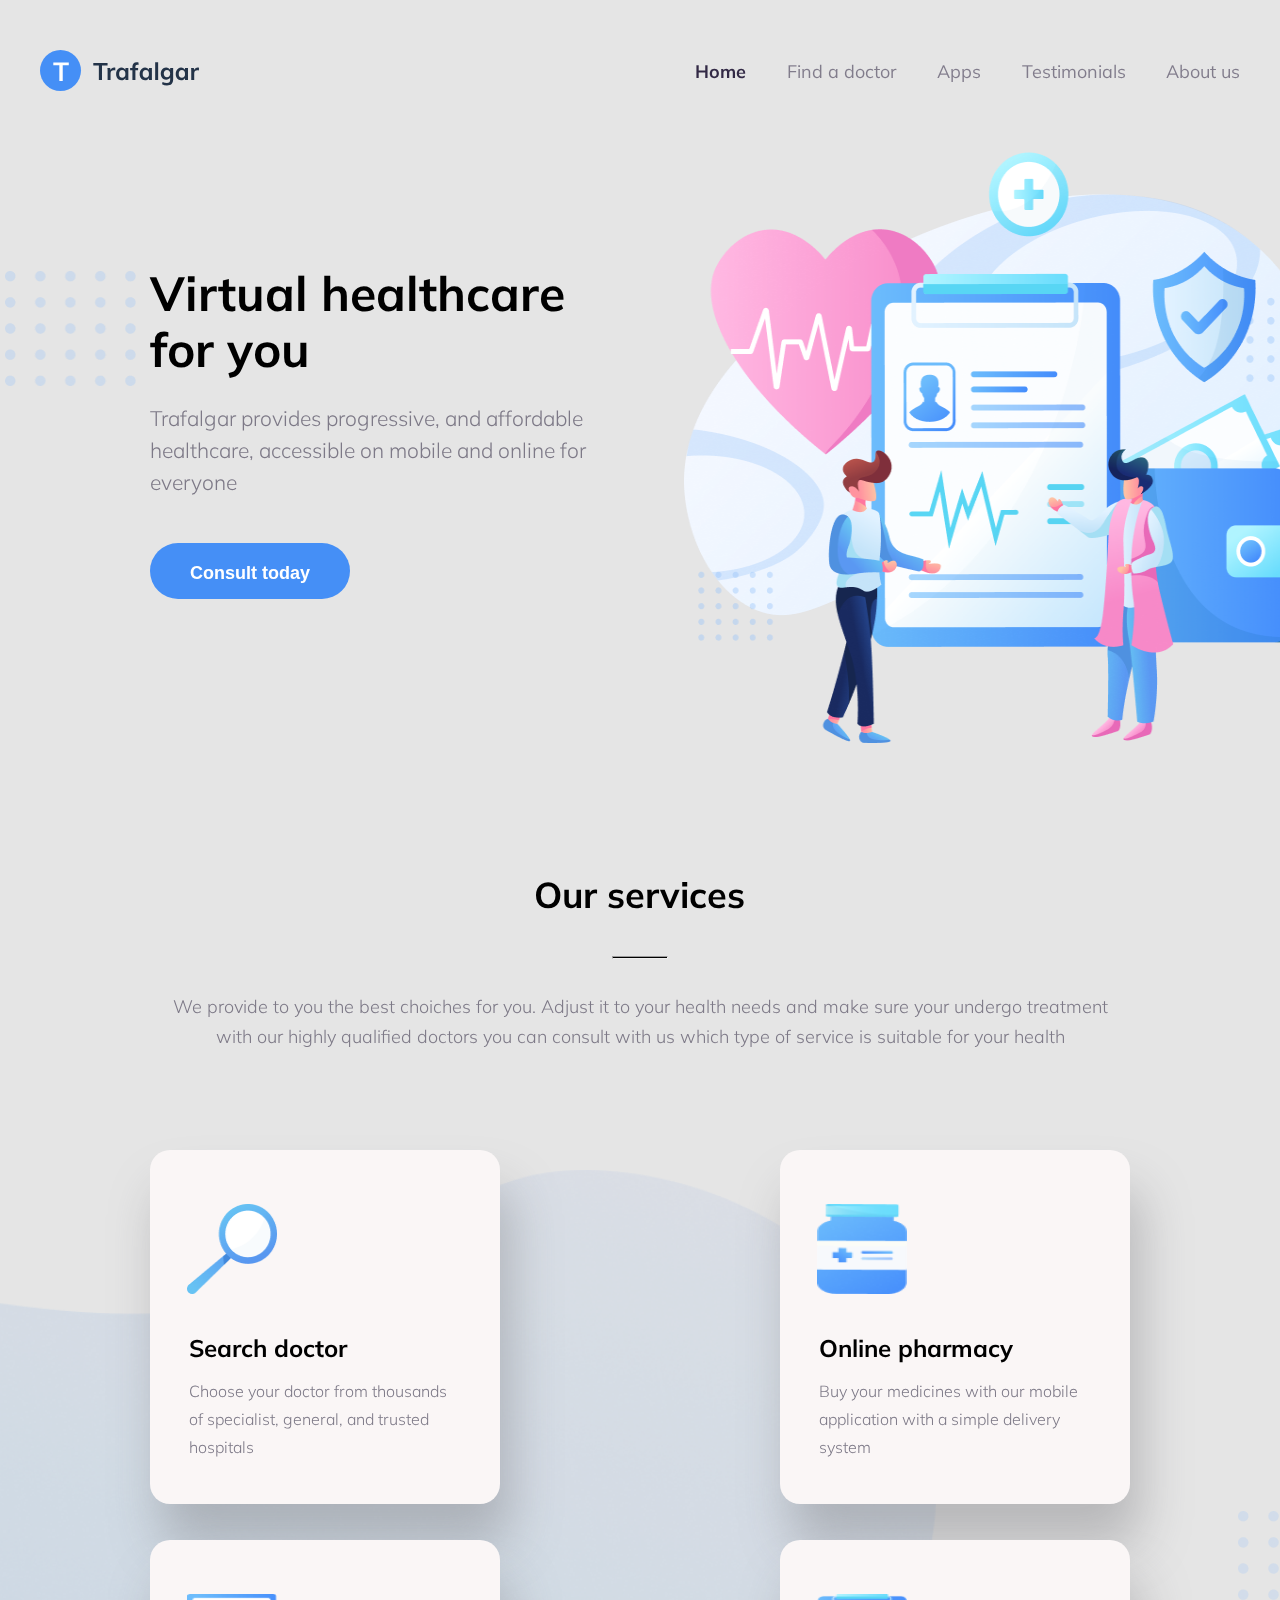
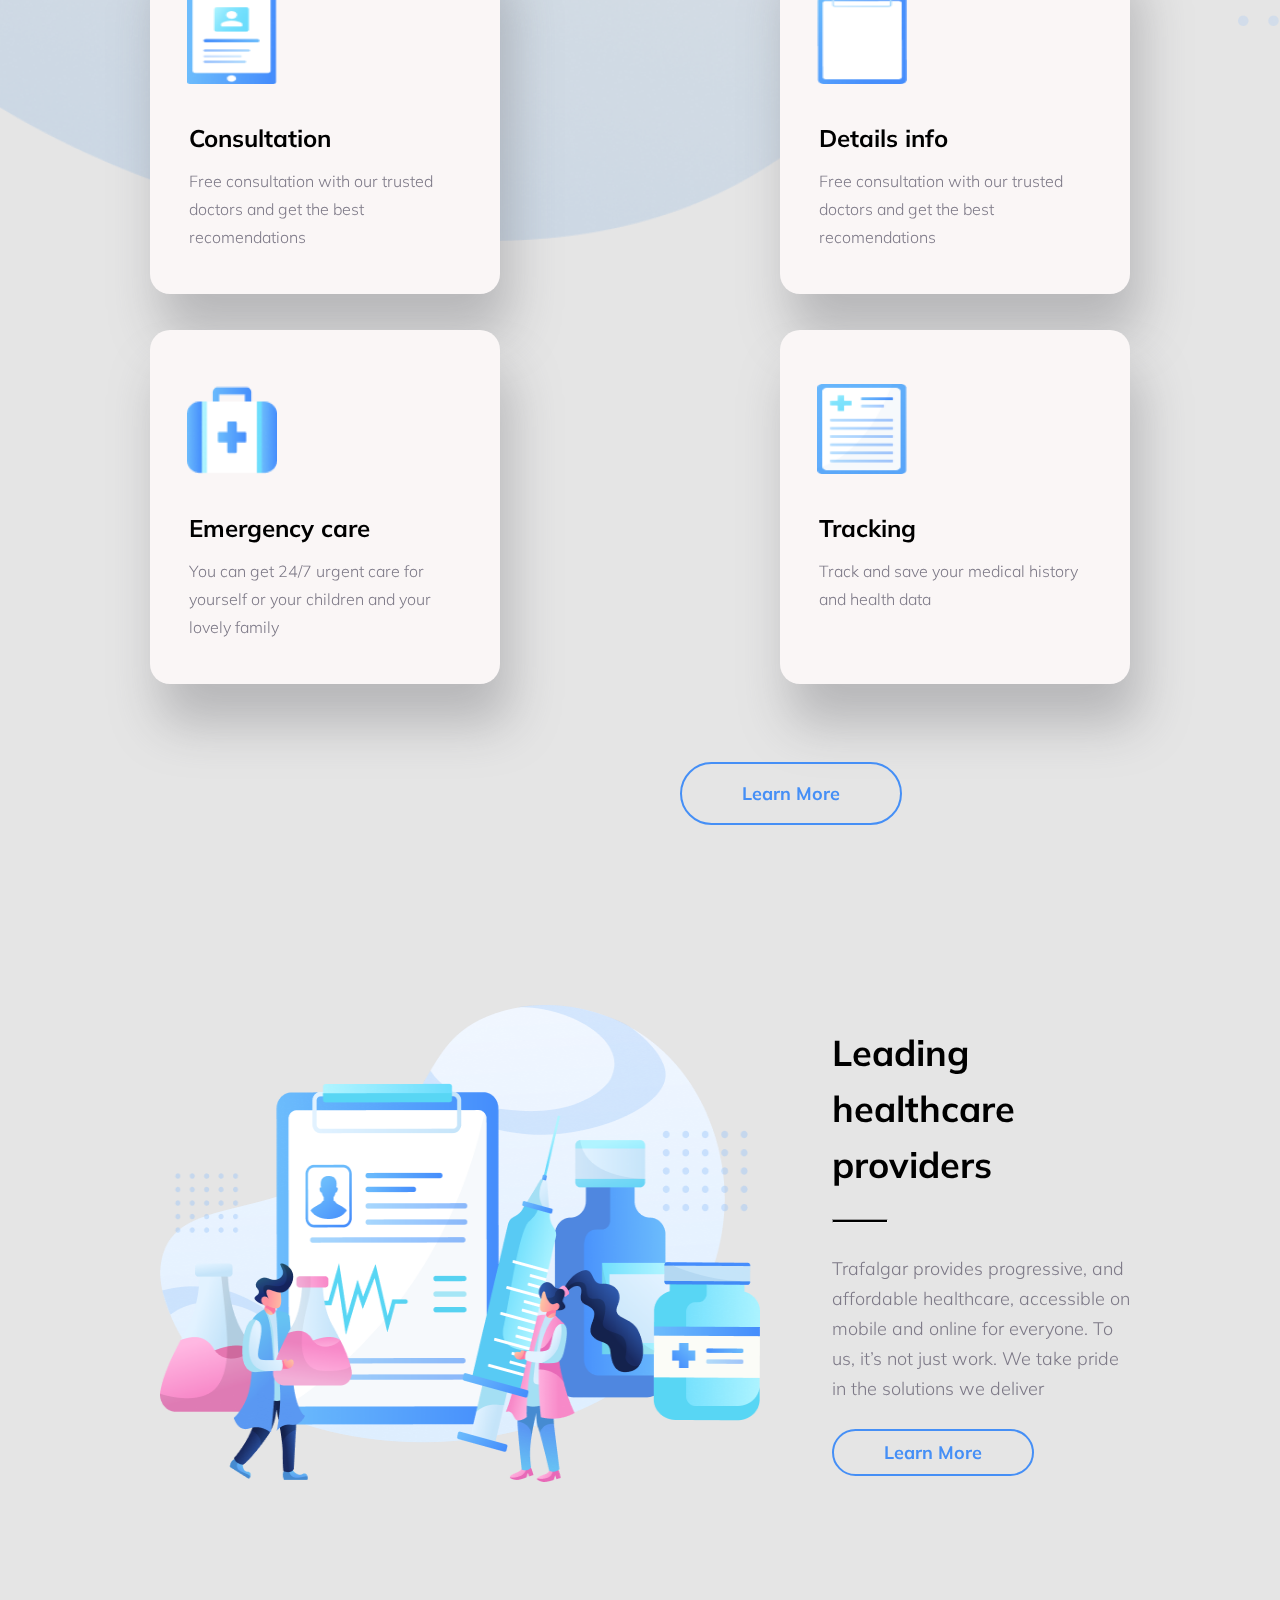
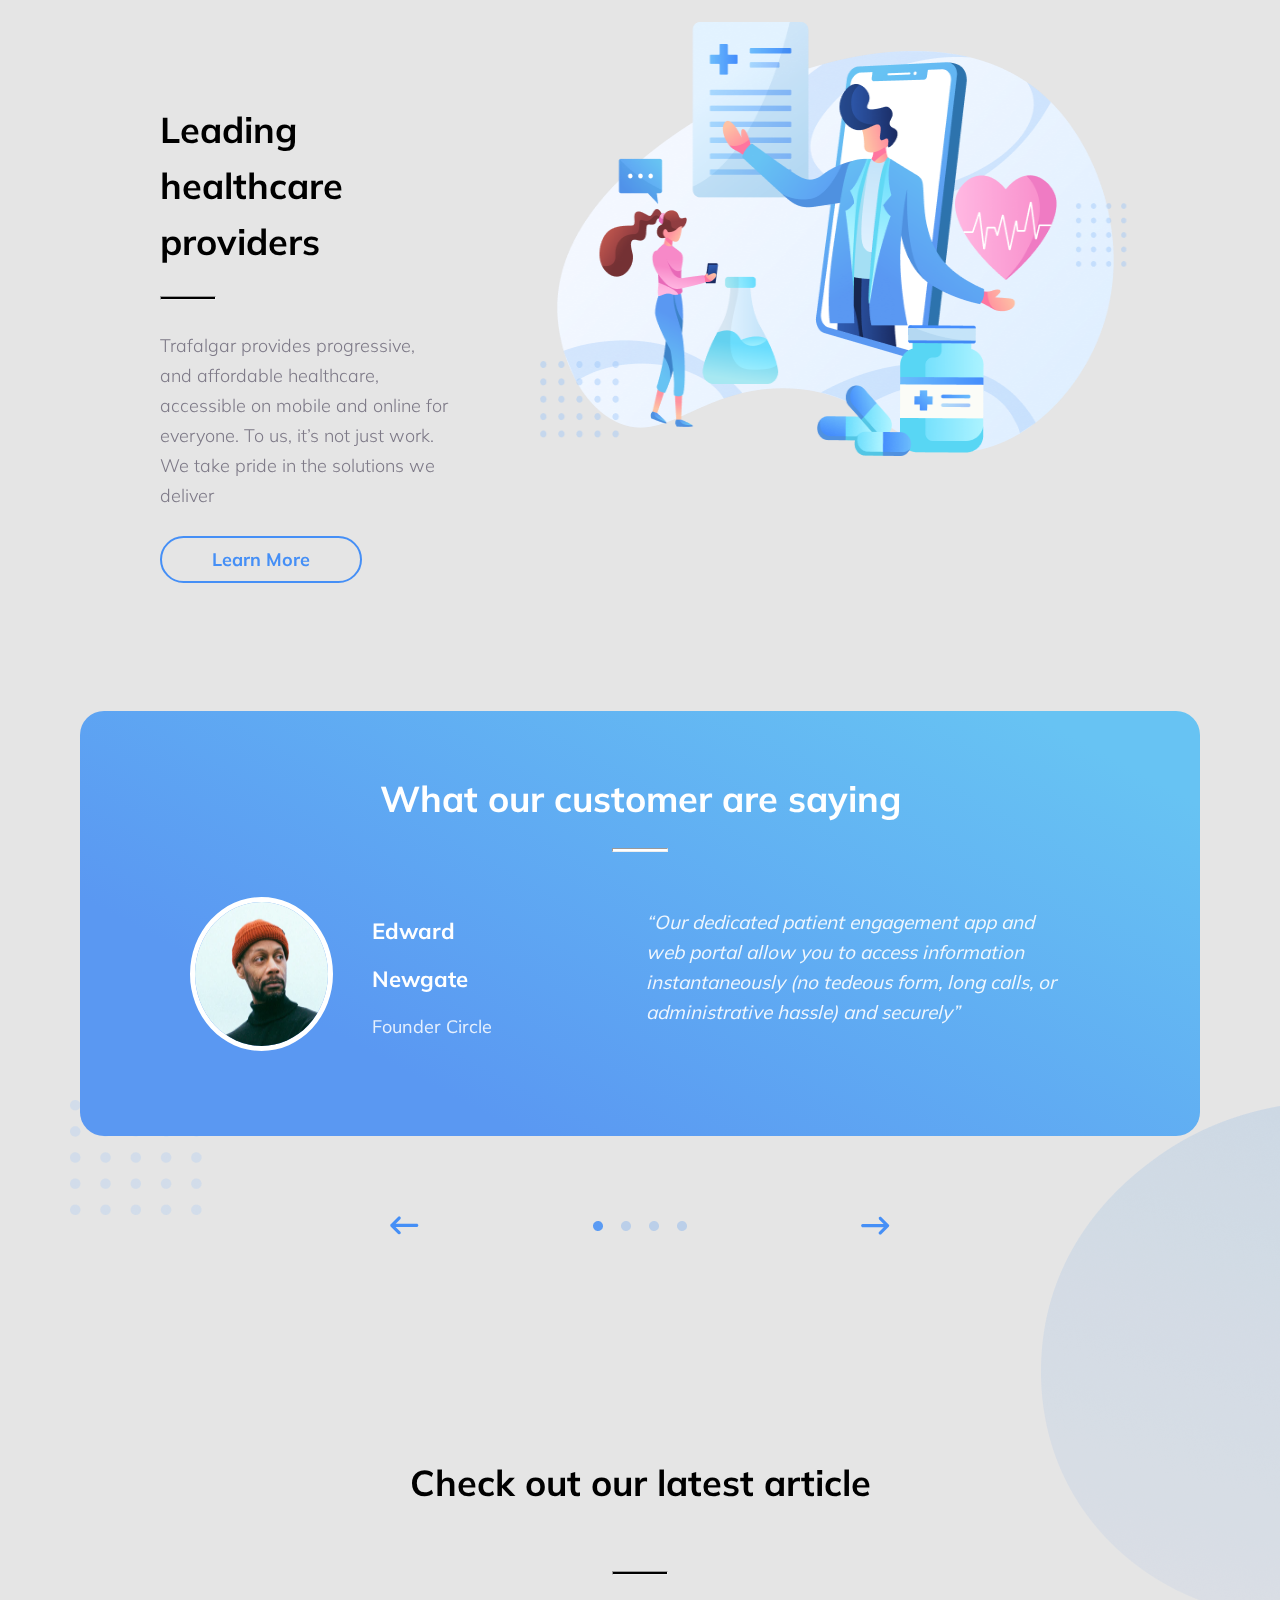
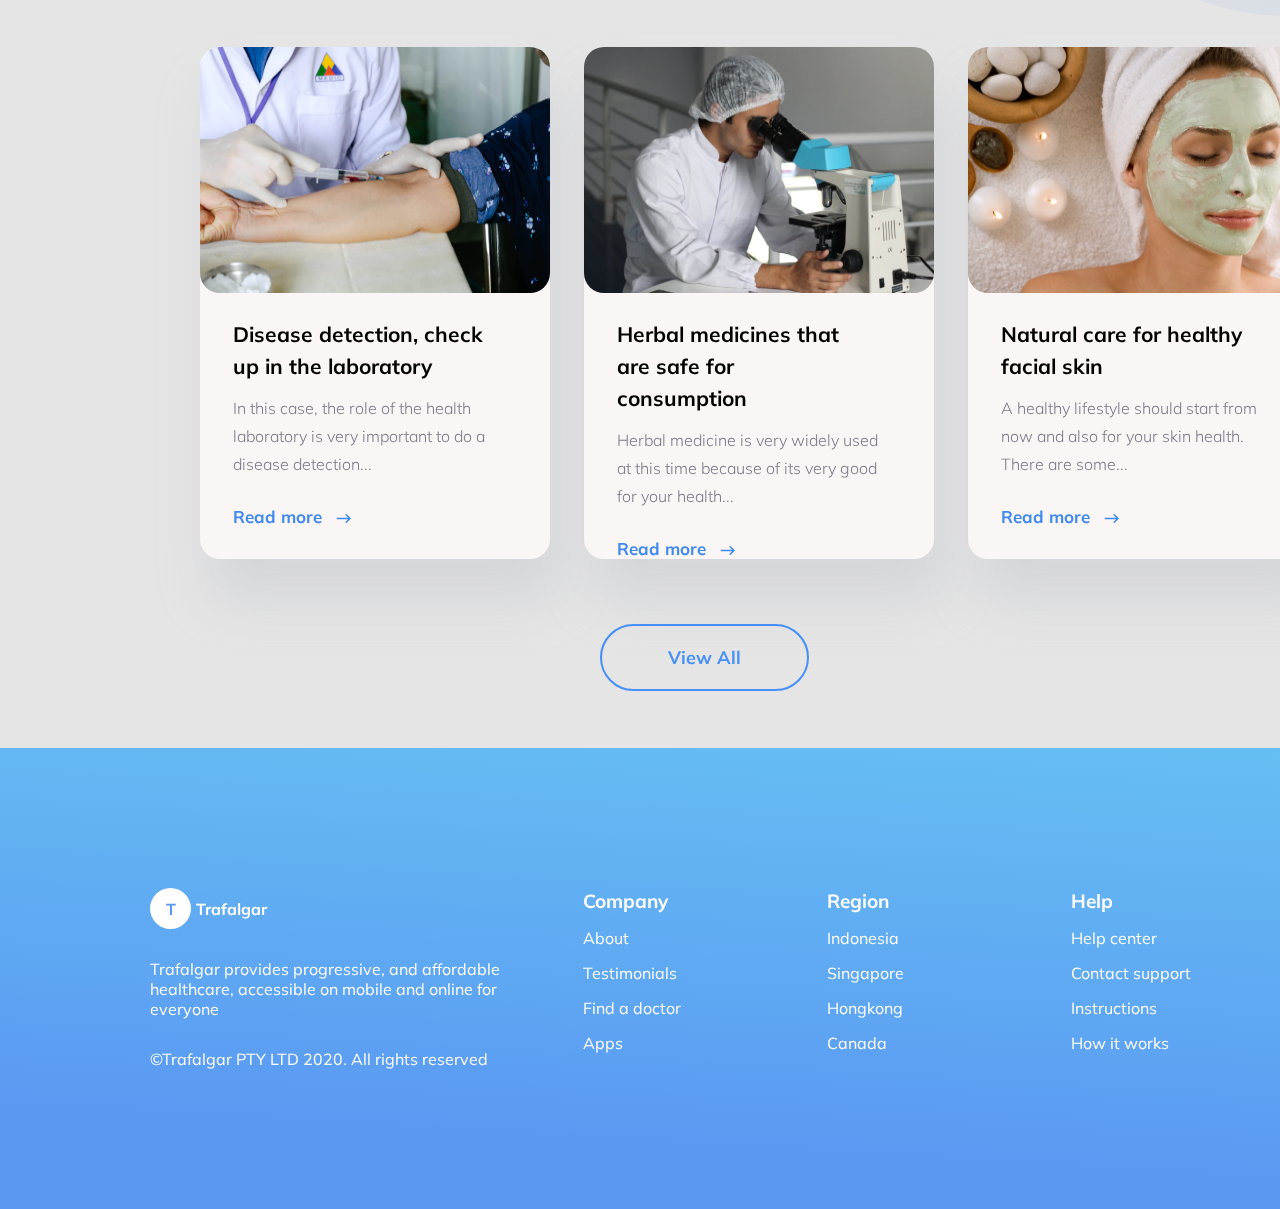
<file: index.html>
<!DOCTYPE html>
<html lang="en">
<head>
    <meta charset="UTF-8">
    <meta http-equiv="X-UA-Compatible" content="IE=edge">
    <meta name="viewport" content="width=device-width, initial-scale=1.0">
    <link rel="stylesheet" href="style.css">
    <title>Trafalgar</title>
</head>
<body>
    <header>
        <a href="/index.html"><img src="images/logo.svg" alt="logo"></a>
        <nav>
            <ul class="navList">
                <li><a class="navListLinks active" href="#">Home</a></li>
                <li><a class="navListLinks" href="#">Find a doctor</a></li>
                <li><a class="navListLinks" href="#">Apps</a></li>
                <li><a class="navListLinks" href="#">Testimonials</a></li>
                <li><a class="navListLinks" href="#">About us</a></li>
            </ul>
        </nav>
    </header>
    <main>
        <img class="element" src="images/element.png" alt="element" width="131" height="115">
        <section class="containerTitle">
            <div>
                <h1 class="title"> Virtual healthcare 
                    for you</h1>
                    <p class="titleText">Trafalgar provides progressive, and affordable 
                        healthcare, accessible on mobile and online 
                        for everyone</p>
                        <button class="titleButton">Consult today</button>
            </div>
            <img class="titleImg" src="images/titleImg.png" alt="titleImg">
        </section>
        <section class="services">
            <h1 class="servicesHeading">Our services</h1>
            <hr class="line">
            <p class="servicesText">We provide to you the best choiches for you. Adjust it to your health needs and make sure your undergo treatment with our highly qualified doctors you can consult with us which type of service is suitable for your health</p>
        </section>
        <img class="element2" src="images/element.png" alt="element">
        <img class="ellipse" src="images/Vector.png" alt="ellipse">
       <ul class="servicesList">
           <li class="servicesListItem">
               <img class="servicesImg" src="images/search.png" alt="search">
                   <h2 class="servicesSubHeading">Search doctor</h2>
                   <p class="servicesPar">Choose your doctor from thousands of specialist, general, and trusted hospitals</p>
           </li>
           <li class="servicesListItem">
               <img class="servicesImg" src="images/bottle.png" alt="bottle">
                   <h2 class="servicesSubHeading">Online pharmacy</h2>
                   <p class="servicesPar">Buy  your medicines with our mobile application with a simple delivery system</p>
           </li>
           <li class="servicesListItem">
               <img class="servicesImg" src="images/phone.png" alt="phone">
                   <h2 class="servicesSubHeading">Consultation</h2>
                   <p class="servicesPar">Free consultation with our trusted doctors and get the best recomendations</p>
           </li>
           <li class="servicesListItem">
               <img class="servicesImg" src="images/paper.png" alt="paper">
                   <h2 class="servicesSubHeading">Details info</h2>
                   <p class="servicesPar">Free consultation with our trusted doctors and get the best recomendations</p>
           </li>
           <li class="servicesListItem">
               <img class="servicesImg" src="images/bag.png" alt="bag">
                   <h2 class="servicesSubHeading">Emergency care</h2>
                   <p class="servicesPar">You can get 24/7 urgent care for yourself or your children and your
                    lovely family</p>
           </li>
           <li class="servicesListItem">
               <img class="servicesImg" src="images/help.png" alt="help">
                   <h2 class="servicesSubHeading">Tracking</h2>
                   <p class="servicesPar">Track and save your medical history and health data </p>
           </li>
       </ul>
      <a class="servicesButton" href="#">Learn More</a>

      <section style="margin-top: 60px;" class="container"> 
            <img class="containerImg" src="images/img1.png" alt="img1">
            <div class="childContainer">
                <h3 class="containerHeading">Leading healthcare providers</h3>
                <hr class="line2">
                <p class="containerText"> Trafalgar provides progressive, and affordable healthcare, accessible on mobile and online for everyone. To us, it’s not just work. We take pride 
                    in the solutions we deliver</p>
                <a class="containerButton" href="#">Learn More</a>
            </div>
      </section>
      <section class="container"> 
       
        <div class="childContainer">
            <h3 class="containerHeading">Leading healthcare providers</h3>
            <hr class="line2">
            <p class="containerText"> Trafalgar provides progressive, and affordable healthcare, accessible on mobile and online for everyone. To us, it’s not just work. We take pride 
                in the solutions we deliver</p>
            <a class="containerButton" href="#">Learn More</a>
        </div>
        <img class="containerImg2" src="images/img2.png" alt="img1">
  </section>

  <section class="customers">

    <h2 class="customersHeading">What our customer are saying</h2>
    <hr class="line3">

    <div class="customersDiv">
        <img class="customer" src="images/customer.png" alt="customer">
        <div class="customerChild">
            <h3 class="customerH3">Edward Newgate</h3>
            <p class="customerP"> Founder Circle</p>
        </div>
        <cite class="cite">“Our dedicated patient engagement app and 
            web portal allow you to access information instantaneously (no tedeous form, long calls, 
            or administrative hassle) and securely”</cite>
    </div>
  </section>
  <div class="slider">
    <img src="images/previous.png" alt="previous">
    <img src="images/slider.png" alt="slider">
    <img src="images/next.png" alt="next">
</div>
<img class="ellipse2" src="images/ellipse2.png" alt="ellipse2">
<img class="element3" src="images/element.png" alt="element">
<section class="article"> 
    <h2 class="articleHeading">Check out our latest article</h2>
    <hr class="line4">
    <ul class="articleList">
        <li class="articleListItem">
            <img class="articleImg" src="images/article1.png" alt="img1">
                <h3 class="articleSubHeading">Disease detection, check 
                    up in the laboratory</h3>
                    <p class="articleText">In this case, the role of the health laboratory is very important to do
                        a disease detection...</p>
                        <div class="articleButton">
                            <a href=""> Read more</a>
                            <img  src="images/icon.png" alt="icon">
                        </div>
        </li>
        <li class="articleListItem">
            <img class="articleImg" src="images/article2.png" alt="img2">
                <h3 class="articleSubHeading">Herbal medicines that are 
                    safe for consumption</h3>
                    <p class="articleText">Herbal medicine is very widely used at this time because of its very good for your health...</p>
                    <div class="articleButton">
                        <a href=""> Read more</a>
                        <img src="images/icon.png" alt="icon">
                    </div>
        </li>
        <li class="articleListItem">
            <img class="articleImg" src="images/article3.png" alt="img3">
                <h3 class="articleSubHeading">Natural care for healthy 
                    facial skin</h3>
                    <p class="articleText">A healthy lifestyle should start from now and also for your skin health.
                        There are some...</p>
                        <div class="articleButton">
                            <a href=""> Read more</a>
                            <img src="images/icon.png" alt="icon">
                        </div>
        </li>
    </ul>
    <a  class="viewButton" href="#">View All</a>
</section>
       </main>
       <footer>
        <div class="container">
            <div class="footer-inner">
                <div class="footer-info">
                    <div class="footer-logo">
                        <span>T</span>
                        <b>Trafalgar</b>
                    </div>
                    <p>Trafalgar provides progressive, and affordable healthcare, accessible on mobile and online
                        for everyone</p>
                    <span>©Trafalgar PTY LTD 2020. All rights reserved</span>
                </div>
                <ul class="list">
                    <li class="list-ietm">
                        <h3>Company</h3>
                    </li>
                    <li class="list-ietm">
                        <a href="#">About </a>
                    </li>
                    <li class="list-ietm">
                        <a href="#"> Testimonials</a>
                    </li>
                    <li class="list-ietm">
                        <a href="#"> Find a doctor</a>
                    </li>
                    <li class="list-ietm">
                        <a href="#"> Apps</a>
                    </li>
                </ul>
                <ul class="list">
                    <li class="list-ietm">
                        <h3>Region</h3>
                        <li class="list-ietm">
                            <a href="#">Indonesia
                               </a>
                        </li>
                        <li class="list-ietm">
                            <a href="#">  Singapore</a>
                        </li>
                        <li class="list-ietm">
                            <a href="#">  Hongkong</a>
                        </li>
                        <li class="list-ietm">
                            <a href="#"> Canada</a>
                        </li>
                </ul>
                <ul class="list">
                    <li class="list-ietm">
                        <h3>Help</h3>
                    </li>
                  </li>
                <li class="list-ietm">
                    <a href="#">Help center
                      </a>
                </li>
                <li class="list-ietm">
                    <a href="#">  Contact support</a>
                </li>
                <li class="list-ietm">
                    <a href="#">   Instructions</a>
                </li>
                <li class="list-ietm">
                    <a href="#">How it works</a>
                </li>
                </ul>
            </div>
        </div>
    </footer>
</body>
</html>
</file>
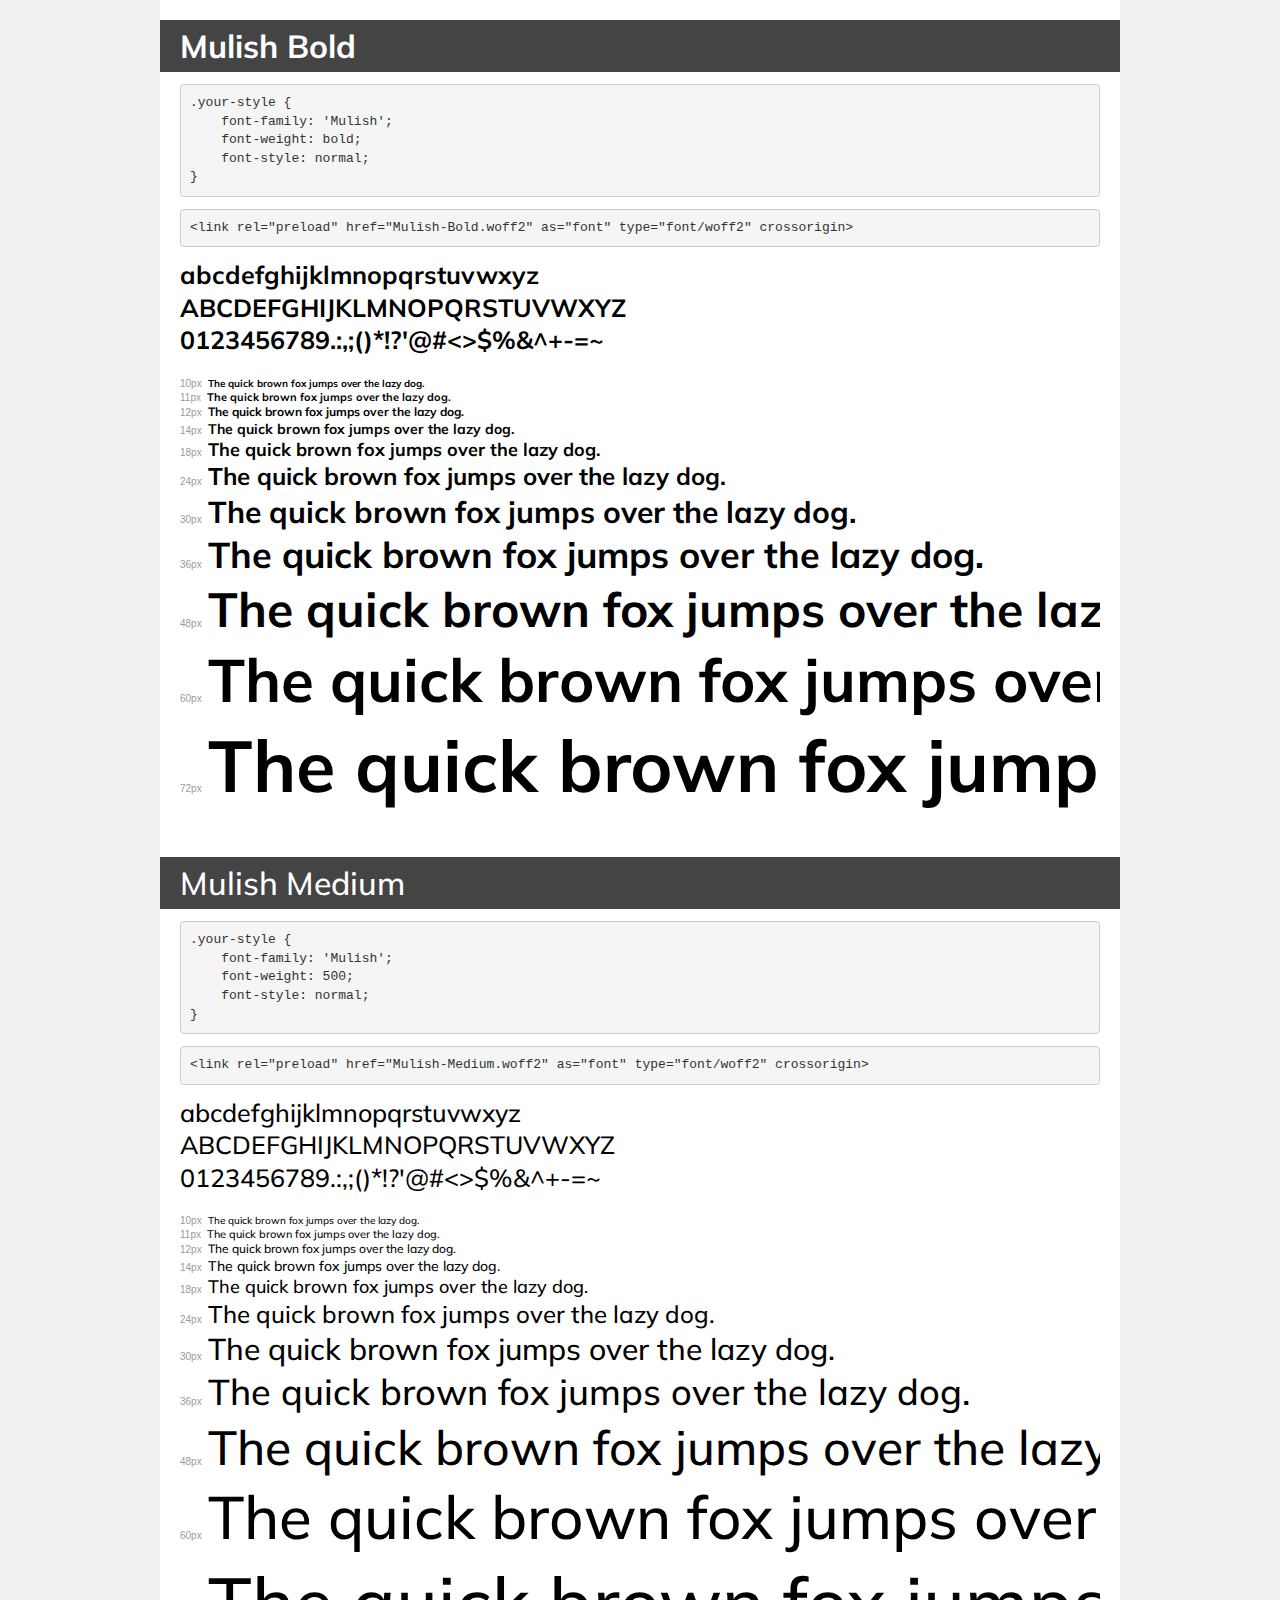
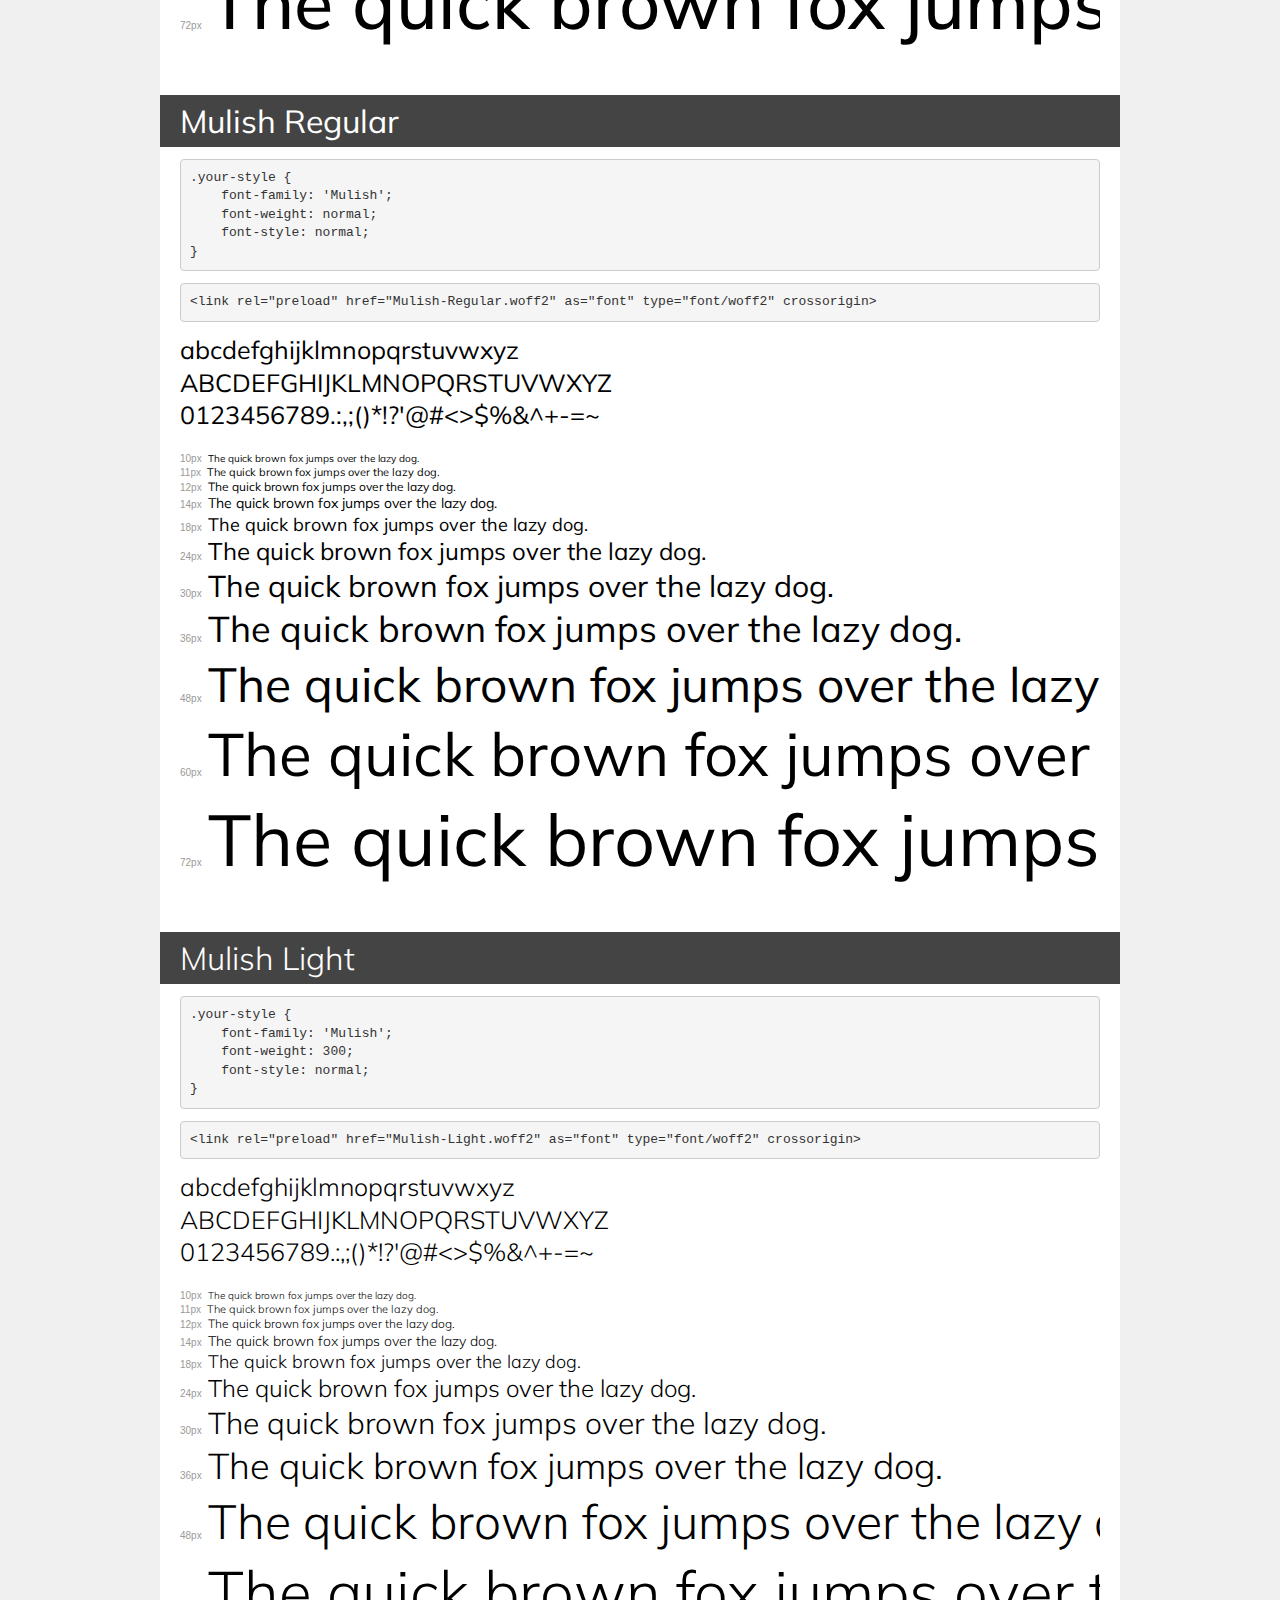
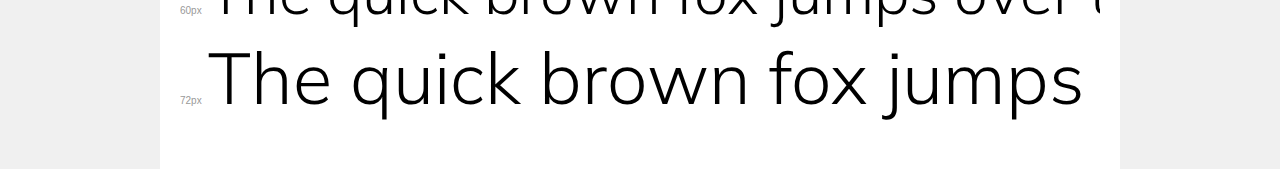
<file: fonts/demo.html>
<!DOCTYPE html>
<html lang="en">
<head>
    <meta charset="utf-8">
    <meta http-equiv="X-UA-Compatible" content="IE=edge">
    <meta name="viewport" content="width=device-width, initial-scale=1">
    <meta name="robots" content="noindex, noarchive">
    <meta name="format-detection" content="telephone=no">
    <title>Transfonter demo</title>
    <link href="stylesheet.css" rel="stylesheet">
    <style>
        /*
        http://meyerweb.com/eric/tools/css/reset/
        v2.0 | 20110126
        License: none (public domain)
        */
        html, body, div, span, applet, object, iframe,
        h1, h2, h3, h4, h5, h6, p, blockquote, pre,
        a, abbr, acronym, address, big, cite, code,
        del, dfn, em, img, ins, kbd, q, s, samp,
        small, strike, strong, sub, sup, tt, var,
        b, u, i, center,
        dl, dt, dd, ol, ul, li,
        fieldset, form, label, legend,
        table, caption, tbody, tfoot, thead, tr, th, td,
        article, aside, canvas, details, embed,
        figure, figcaption, footer, header, hgroup,
        menu, nav, output, ruby, section, summary,
        time, mark, audio, video {
            margin: 0;
            padding: 0;
            border: 0;
            font-size: 100%;
            font: inherit;
            vertical-align: baseline;
        }
        /* HTML5 display-role reset for older browsers */
        article, aside, details, figcaption, figure,
        footer, header, hgroup, menu, nav, section {
            display: block;
        }
        body {
            line-height: 1;
        }
        ol, ul {
            list-style: none;
        }
        blockquote, q {
            quotes: none;
        }
        blockquote:before, blockquote:after,
        q:before, q:after {
            content: '';
            content: none;
        }
        table {
            border-collapse: collapse;
            border-spacing: 0;
        }
        /* demo styles */
        body {
            background: #f0f0f0;
            color: #000;
        }
        .page {
            background: #fff;
            width: 920px;
            margin: 0 auto;
            padding: 20px 20px 0 20px;
            overflow: hidden;
        }
        .font-container {
            overflow-x: auto;
            overflow-y: hidden;
            margin-bottom: 40px;
            line-height: 1.3;
            white-space: nowrap;
            padding-bottom: 5px;
        }
        h1 {
            position: relative;
            background: #444;
            font-size: 32px;
            color: #fff;
            padding: 10px 20px;
            margin: 0 -20px 12px -20px;
        }
        .letters {
            font-size: 25px;
            margin-bottom: 20px;
        }
        .s10:before {
            content: '10px';
        }
        .s11:before {
            content: '11px';
        }
        .s12:before {
            content: '12px';
        }
        .s14:before {
            content: '14px';
        }
        .s18:before {
            content: '18px';
        }
        .s24:before {
            content: '24px';
        }
        .s30:before {
            content: '30px';
        }
        .s36:before {
            content: '36px';
        }
        .s48:before {
            content: '48px';
        }
        .s60:before {
            content: '60px';
        }
        .s72:before {
            content: '72px';
        }
        .s10:before, .s11:before, .s12:before, .s14:before,
        .s18:before, .s24:before, .s30:before, .s36:before,
        .s48:before, .s60:before, .s72:before {
            font-family: Arial, sans-serif;
            font-size: 10px;
            font-weight: normal;
            font-style: normal;
            color: #999;
            padding-right: 6px;
        }
        pre {
            display: block;
            padding: 9px;
            margin: 0 0 12px;
            font-family: Monaco, Menlo, Consolas, "Courier New", monospace;
            font-size: 13px;
            line-height: 1.428571429;
            color: #333;
            font-weight: normal;
            font-style: normal;
            background-color: #f5f5f5;
            border: 1px solid #ccc;
            overflow-x: auto;
            border-radius: 4px;
        }
        /* responsive */
        @media (max-width: 959px) {
            .page {
                width: auto;
                margin: 0;
            }
        }
    </style>
</head>
<body>
<div class="page">
    <div class="demo">
        <h1 style="font-family: 'Mulish'; font-weight: bold; font-style: normal;">Mulish Bold</h1>
        <pre title="Usage">.your-style {
    font-family: 'Mulish';
    font-weight: bold;
    font-style: normal;
}</pre>
        <pre title="Preload (optional)">
&lt;link rel=&quot;preload&quot; href=&quot;Mulish-Bold.woff2&quot; as=&quot;font&quot; type=&quot;font/woff2&quot; crossorigin&gt;</pre>
        <div class="font-container" style="font-family: 'Mulish'; font-weight: bold; font-style: normal;">
            <p class="letters">
                abcdefghijklmnopqrstuvwxyz<br>
ABCDEFGHIJKLMNOPQRSTUVWXYZ<br>
                0123456789.:,;()*!?'@#&lt;&gt;$%&^+-=~
            </p>
            <p class="s10" style="font-size: 10px;">The quick brown fox jumps over the lazy dog.</p>
            <p class="s11" style="font-size: 11px;">The quick brown fox jumps over the lazy dog.</p>
            <p class="s12" style="font-size: 12px;">The quick brown fox jumps over the lazy dog.</p>
            <p class="s14" style="font-size: 14px;">The quick brown fox jumps over the lazy dog.</p>
            <p class="s18" style="font-size: 18px;">The quick brown fox jumps over the lazy dog.</p>
            <p class="s24" style="font-size: 24px;">The quick brown fox jumps over the lazy dog.</p>
            <p class="s30" style="font-size: 30px;">The quick brown fox jumps over the lazy dog.</p>
            <p class="s36" style="font-size: 36px;">The quick brown fox jumps over the lazy dog.</p>
            <p class="s48" style="font-size: 48px;">The quick brown fox jumps over the lazy dog.</p>
            <p class="s60" style="font-size: 60px;">The quick brown fox jumps over the lazy dog.</p>
            <p class="s72" style="font-size: 72px;">The quick brown fox jumps over the lazy dog.</p>
        </div>
    </div>

    <div class="demo">
        <h1 style="font-family: 'Mulish'; font-weight: 500; font-style: normal;">Mulish Medium</h1>
        <pre title="Usage">.your-style {
    font-family: 'Mulish';
    font-weight: 500;
    font-style: normal;
}</pre>
        <pre title="Preload (optional)">
&lt;link rel=&quot;preload&quot; href=&quot;Mulish-Medium.woff2&quot; as=&quot;font&quot; type=&quot;font/woff2&quot; crossorigin&gt;</pre>
        <div class="font-container" style="font-family: 'Mulish'; font-weight: 500; font-style: normal;">
            <p class="letters">
                abcdefghijklmnopqrstuvwxyz<br>
ABCDEFGHIJKLMNOPQRSTUVWXYZ<br>
                0123456789.:,;()*!?'@#&lt;&gt;$%&^+-=~
            </p>
            <p class="s10" style="font-size: 10px;">The quick brown fox jumps over the lazy dog.</p>
            <p class="s11" style="font-size: 11px;">The quick brown fox jumps over the lazy dog.</p>
            <p class="s12" style="font-size: 12px;">The quick brown fox jumps over the lazy dog.</p>
            <p class="s14" style="font-size: 14px;">The quick brown fox jumps over the lazy dog.</p>
            <p class="s18" style="font-size: 18px;">The quick brown fox jumps over the lazy dog.</p>
            <p class="s24" style="font-size: 24px;">The quick brown fox jumps over the lazy dog.</p>
            <p class="s30" style="font-size: 30px;">The quick brown fox jumps over the lazy dog.</p>
            <p class="s36" style="font-size: 36px;">The quick brown fox jumps over the lazy dog.</p>
            <p class="s48" style="font-size: 48px;">The quick brown fox jumps over the lazy dog.</p>
            <p class="s60" style="font-size: 60px;">The quick brown fox jumps over the lazy dog.</p>
            <p class="s72" style="font-size: 72px;">The quick brown fox jumps over the lazy dog.</p>
        </div>
    </div>

    <div class="demo">
        <h1 style="font-family: 'Mulish'; font-weight: normal; font-style: normal;">Mulish Regular</h1>
        <pre title="Usage">.your-style {
    font-family: 'Mulish';
    font-weight: normal;
    font-style: normal;
}</pre>
        <pre title="Preload (optional)">
&lt;link rel=&quot;preload&quot; href=&quot;Mulish-Regular.woff2&quot; as=&quot;font&quot; type=&quot;font/woff2&quot; crossorigin&gt;</pre>
        <div class="font-container" style="font-family: 'Mulish'; font-weight: normal; font-style: normal;">
            <p class="letters">
                abcdefghijklmnopqrstuvwxyz<br>
ABCDEFGHIJKLMNOPQRSTUVWXYZ<br>
                0123456789.:,;()*!?'@#&lt;&gt;$%&^+-=~
            </p>
            <p class="s10" style="font-size: 10px;">The quick brown fox jumps over the lazy dog.</p>
            <p class="s11" style="font-size: 11px;">The quick brown fox jumps over the lazy dog.</p>
            <p class="s12" style="font-size: 12px;">The quick brown fox jumps over the lazy dog.</p>
            <p class="s14" style="font-size: 14px;">The quick brown fox jumps over the lazy dog.</p>
            <p class="s18" style="font-size: 18px;">The quick brown fox jumps over the lazy dog.</p>
            <p class="s24" style="font-size: 24px;">The quick brown fox jumps over the lazy dog.</p>
            <p class="s30" style="font-size: 30px;">The quick brown fox jumps over the lazy dog.</p>
            <p class="s36" style="font-size: 36px;">The quick brown fox jumps over the lazy dog.</p>
            <p class="s48" style="font-size: 48px;">The quick brown fox jumps over the lazy dog.</p>
            <p class="s60" style="font-size: 60px;">The quick brown fox jumps over the lazy dog.</p>
            <p class="s72" style="font-size: 72px;">The quick brown fox jumps over the lazy dog.</p>
        </div>
    </div>

    <div class="demo">
        <h1 style="font-family: 'Mulish'; font-weight: 300; font-style: normal;">Mulish Light</h1>
        <pre title="Usage">.your-style {
    font-family: 'Mulish';
    font-weight: 300;
    font-style: normal;
}</pre>
        <pre title="Preload (optional)">
&lt;link rel=&quot;preload&quot; href=&quot;Mulish-Light.woff2&quot; as=&quot;font&quot; type=&quot;font/woff2&quot; crossorigin&gt;</pre>
        <div class="font-container" style="font-family: 'Mulish'; font-weight: 300; font-style: normal;">
            <p class="letters">
                abcdefghijklmnopqrstuvwxyz<br>
ABCDEFGHIJKLMNOPQRSTUVWXYZ<br>
                0123456789.:,;()*!?'@#&lt;&gt;$%&^+-=~
            </p>
            <p class="s10" style="font-size: 10px;">The quick brown fox jumps over the lazy dog.</p>
            <p class="s11" style="font-size: 11px;">The quick brown fox jumps over the lazy dog.</p>
            <p class="s12" style="font-size: 12px;">The quick brown fox jumps over the lazy dog.</p>
            <p class="s14" style="font-size: 14px;">The quick brown fox jumps over the lazy dog.</p>
            <p class="s18" style="font-size: 18px;">The quick brown fox jumps over the lazy dog.</p>
            <p class="s24" style="font-size: 24px;">The quick brown fox jumps over the lazy dog.</p>
            <p class="s30" style="font-size: 30px;">The quick brown fox jumps over the lazy dog.</p>
            <p class="s36" style="font-size: 36px;">The quick brown fox jumps over the lazy dog.</p>
            <p class="s48" style="font-size: 48px;">The quick brown fox jumps over the lazy dog.</p>
            <p class="s60" style="font-size: 60px;">The quick brown fox jumps over the lazy dog.</p>
            <p class="s72" style="font-size: 72px;">The quick brown fox jumps over the lazy dog.</p>
        </div>
    </div>

</div>
</body>
</html>
</file>
<file: style.css>
@font-face {
    font-family: 'Mulish';
    src: url('../fonts/Mulish-Bold.woff2') format('woff2'),
        url('../fonts/Mulish-Bold.woff') format('woff');
    font-weight: bold;
    font-style: normal;
    font-display: swap;
}

@font-face {
    font-family: 'Mulish';
    src: url('../fonts/Mulish-Medium.woff2') format('woff2'),
        url('../fonts/Mulish-Medium.woff') format('woff');
    font-weight: 500;
    font-style: normal;
    font-display: swap;
}

@font-face {
    font-family: 'Mulish';
    src: url('../fonts/Mulish-Regular.woff2') format('woff2'),
        url('../fonts/Mulish-Regular.woff') format('woff');
    font-weight: normal;
    font-style: normal;
    font-display: swap;
}

@font-face {
    font-family: 'Mulish';
    src: url('../fonts/Mulish-Light.woff2') format('woff2'),
        url('../fonts/Mulish-Light.woff') format('woff');
    font-weight: 300;
    font-style: normal;
    font-display: swap;
}

*{
    padding: 0;
    margin: 0;
    box-sizing: border-box;
}
body{
    background-color: #E5E5E5;
    font-family: 'Mulish', 'Arial', sans-serif;
}
header{
    display: flex;
    width: 1200px;
    margin: 50px auto;
    justify-content: space-between;
}
.navList{
    width: 545px;
    height: 3px;
    list-style: none;
    display: flex;
    justify-content: space-between;
    margin-top: 10px;
}
.navListLinks{
    text-decoration: none;
    font-weight: normal;
    font-size: 18px;
    line-height: 23px;
    color: #1F1534;;
    opacity: 0.5;
}
.navListLinks:hover{
    font-weight: bold;
    color: #1F1534;
    opacity: 0.9;
}
.element{
    position: absolute;
    left: 0.38%;
    right: 91.4%;
    top: 30.07%;
    bottom: 93.97%; 
}
.active{
    font-weight: bold;
    color: #1F1534;
    opacity: 0.9;
}
.containerTitle{
    display: flex;
}
.titleImg{
    margin: 0px 107px 113px 89px;
    width: 653px;
    height: 598px;
}
.title{
    font-weight: bold;
    font-size: 48px;
    line-height: 56px;
    color: #000000;
    mix-blend-mode: normal;
    margin: 120px 0px 25px 150px;
    width: 427px;
    height: 112px;
}
.titleText{
    font-weight: 300;
    font-size: 21px;
    line-height: 32px;
    color: #7D7987;
    margin: 0px 0px 45px 150px;
    width: 445px;
}
.titleButton{
    width: 200px;
    height: 56px;
    background: #458FF6;
    border-radius: 55px;
    font-weight: bold;
    font-size: 18px;
    line-height: 60px;
    color: #FFFFFF;
    margin: 0px 0px 268px 150px;
    border: none;
    cursor: pointer;
    transition-duration: 1s;
}
.titleButton:hover{
    border: 3px solid #458FF6;
    background-color: transparent;
    color: #458FF6;
    height: 60px;
    
}
.servicesHeading{
    width: 212px;
    height: 56px;
    margin: auto;
    font-weight: bold;
    font-size: 36px;
    line-height: 56px;
    color: #000000;
}
.servicesText{
    width: 952px;
    height: 60px;
    margin: auto;
    font-weight: 300;
    font-size: 18px;
    line-height: 30px;
    text-align: center;
    color: #7D7987;
}
.line{
    width: 56px;
    margin: 33px auto;
    height: 3px;
    background-color: black;
}
.ellipse{
    position: absolute;
    width: 937px;
    height: 671px;
    top: 1170px;
    opacity: 0.8;
   mix-blend-mode: multiply;
   z-index: -1;
}
.servicesList{
    display: flex;
    flex-wrap: wrap;
    padding: 80px 150px;
    justify-content: space-between;
}
.servicesListItem{
    width: 350px;
    height: 354px;
    background: #faf6f6;
    box-shadow: 10px 40px 50px rgba(115, 116, 119, 0.4);
    border-radius: 20px;
    list-style: none;
    margin-block: 18px;
}
.servicesImg{
    margin: 54px 0px 22px 37px;
    width: 90px;
    height: 90px;
}
.servicesSubHeading{
    font-weight: bold;
    font-size: 24px;
    line-height: 56px;
    color: #000000;
    mix-blend-mode: normal;
    margin: 0px 0px 1px 39px;
}
.servicesPar{
    font-weight: 300;
    font-size: 16px;
    line-height: 28px;
    color: #7D7987;
    margin: 0px 45px 46px 39px;
}
.element2{
    position: absolute;
    left: 1238px;
    top: 1511px;
    bottom: 72.3%;
    opacity: 0.8;
    z-index: -1;
}
.servicesButton{
    border: 2px solid #458FF6;
    font-weight: bold;
    font-size: 18px;
    padding: 18px 60px;
    color: #458FF6;
    width: 200px;
    height: 56px;
    border-radius: 55px;
    text-decoration: none;
   margin-left: 680px;
  
   text-align: center;
   transition-duration: 1s;
}
.servicesButton:hover{
    background-color: #458FF6;
    color: white;
}
.container{
    padding: 60px 150px;
    display: flex;
}
.containerImg{
    width: 600px;
    height: 477px;
    margin: 80px 62px 0px 10px;
}
.childContainer{
    width: 461px;
}
.containerHeading{
    font-weight: bold;
    font-size: 36px;
    line-height: 56px;
    color: #000000;
    margin: 100px 0px 26px 10px;
}
.line2{
    width: 56px;
    height: 4px;
    background-color: black;
    margin-left: 10px;
}
.containerText{
    font-weight: 300;
    font-size: 18px;
    line-height: 30px;
    color: #7D7987;
    mix-blend-mode: normal;
    margin: 31px 0px 37px 10px;
}
.containerImg2{
    width: 600px;
    height: 434px;
    margin: 20px 0px 20px 81px;
}
.containerButton{
    border: 2px solid #458FF6;
    font-weight: bold;
    font-size: 18px;
    padding: 10px 50px;
    color: #458FF6;
    width: 200px;
    height: 56px;
    border-radius: 55px;
    text-decoration: none;
   text-align: center;
   transition-duration: 1s;
   margin-left: 10px;
}
.containerButton:hover{
    background-color: #458FF6;
    color: white;
}
.customers{
    width: 1120px;
    height: 425px;
    margin: 80px auto;
    background: linear-gradient(208.18deg, #67C3F3 9.05%, #5A98F2 76.74%);
    border-radius: 24px;
}
.customersHeading{
    font-weight: bold;
    font-size: 36px;
    line-height: 48px;
    color: #FFFFFF;
    text-align: center;
   padding-top: 64px;
}
.line3{
    width: 56px;
    height: 4px;
    background-color: white;
    margin: 25px auto;
}
.customersDiv{
    display: flex;
    width: 900px;
    margin: auto;
}
.customer{
    border-radius: 100%;
    border: 5px solid white;
    margin-top: 20px;
}
.customerH3{
    width: 184px;
    font-weight: bold;
    font-size: 22px;
    line-height: 48px;
    color: #FFFFFF;
    margin: 30px 90px 0px 39px;
}
.customerP{
    font-weight: normal;
    font-size: 18px;
    line-height: 48px;
    color: rgba(255, 255, 255, 0.85);
   margin-left: 39px;
}
.cite{
    width: 420px;
    height: 120px;
    font-weight: normal;
    font-size: 19px;
    line-height: 30px;
    color: rgba(255, 255, 255, 0.9);
    margin-top: 30px;
   }
.slider{
    display: flex;
    width: 500px;
    align-items: center;
    justify-content: space-between;
    margin: 0 auto;
}
.articleHeading{
    font-weight: bold;
    font-size: 36px;
    line-height: 56px;
    color: #000000;
    margin: 220px 0 60px 0;
    text-align: center;
}
.line4{
    width: 56px;
    height: 4px;
    background-color: black;
    margin: 0 auto;
}
.articleList{
    list-style: none;
    display: flex;
    margin: 72px 200px 69px 200px;
    justify-content: space-evenly;
    column-gap: 34px;
}
.articleListItem{
    width: 350px;
    height: 512px;
    background:  #faf6f6;
    box-shadow: 10px 40px 50px rgba(191, 193, 201, 0.4);
    border-radius: 20px;
}
.articleImg{
    width: 350px;
    height: 246px;
    border-radius: 20px;
}
.articleSubHeading{
    margin: 21px 66px 12px 33px;
    font-style: normal;
    font-weight: bold;
    font-size: 21px;
    line-height: 32px;
    color: #000000;
}
.articleText{
    font-weight: 300;
    font-size: 16px;
    line-height: 28px;
    color: #7D7987;
    mix-blend-mode: normal;
    margin: 0px 51px 25px 33px;
}
.articleButton{
    width: 266px;
    height: 28px;
    margin: 0px 51px 35px 33px;
}
.articleButton a {
    text-decoration: none;
    font-weight: 600;
    font-size: 17px;
    line-height: 28px;
    color: #4089ED;
    padding-right: 10px;
}
.viewButton{
    padding: 20px 66px;
    font-weight: bold;
font-size: 18px;
line-height: 60px;
color: #458FF5;
border: 2px solid #458FF6;
border-radius: 55px;
text-decoration: none;
margin-left: 600px;
transition-duration: 1s;

}
.viewButton:hover{
    background-color: #458FF6;
    color: white;
}
footer{
    background: linear-gradient(183.41deg, #67C3F3 -8.57%, #5A98F2 82.96%);
    padding: 80px 0;
    margin-top: 60px;
}
.footer-info{
    width: 391px;
    margin-right: 20px;
}
.footer-info p{
    color: #fff;
    margin-bottom: 30px;
}
.footer-info span{
    color: #fff;
    margin-right: 5px;
}
.footer-logo{
    display: flex;
    align-items: center;
    margin-bottom: 30px;
}
.footer-logo span{
    background-color: #fff;
    border-radius: 50%;
    width: 41px;
    height: 41px;
    display: flex;
    justify-content: center;
    align-items: center;
    color: #5A98F2;
    font-weight: bold;
}
.footer-logo b {
 color: #fff;
}
.footer-inner{
    display: flex;
    justify-content: space-between;
    align-items: center;
}
.list{
    width: 200px;
    list-style-type: none;
    margin: 0px 22px;
}
.list-ietm{
    color: #fff;
    padding-bottom: 15px;
    /* margin-bottom: 35px; */
}
.list-ietm a{
    text-decoration: none;
    color: #fff;
}
.ellipse2{
    position: absolute;
    top: 4300px;
    left: 1040px;
    opacity: 0.8;
    mix-blend-mode: multiply;
    z-index: -1;
}
.element3{
    position: absolute;
    top: 4300px;
    left: 70px;
    opacity: 0.8;
    z-index: -1;
}
</file>
<file: fonts/stylesheet.css>
@font-face {
    font-family: 'Mulish';
    src: url('Mulish-Bold.woff2') format('woff2'),
        url('Mulish-Bold.woff') format('woff');
    font-weight: bold;
    font-style: normal;
    font-display: swap;
}

@font-face {
    font-family: 'Mulish';
    src: url('Mulish-Medium.woff2') format('woff2'),
        url('Mulish-Medium.woff') format('woff');
    font-weight: 500;
    font-style: normal;
    font-display: swap;
}

@font-face {
    font-family: 'Mulish';
    src: url('Mulish-Regular.woff2') format('woff2'),
        url('Mulish-Regular.woff') format('woff');
    font-weight: normal;
    font-style: normal;
    font-display: swap;
}

@font-face {
    font-family: 'Mulish';
    src: url('Mulish-Light.woff2') format('woff2'),
        url('Mulish-Light.woff') format('woff');
    font-weight: 300;
    font-style: normal;
    font-display: swap;
}
</file>
